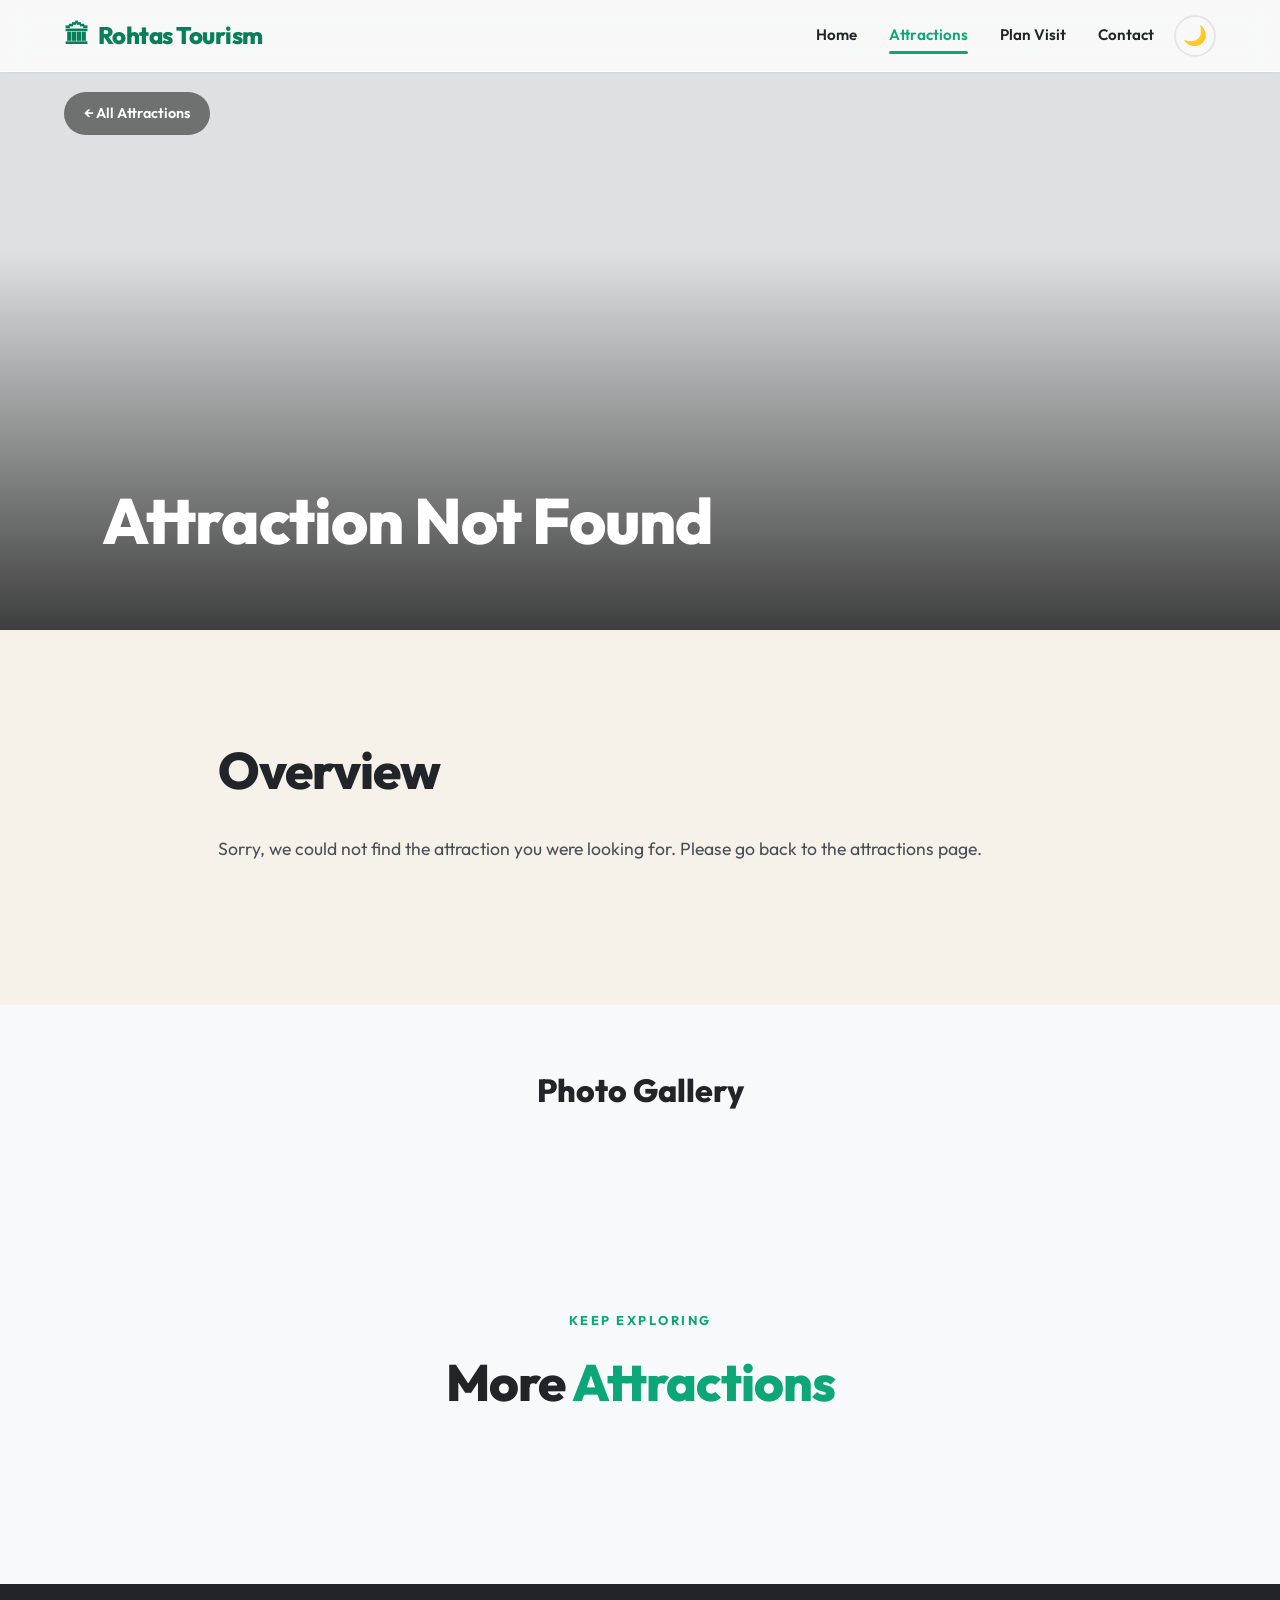
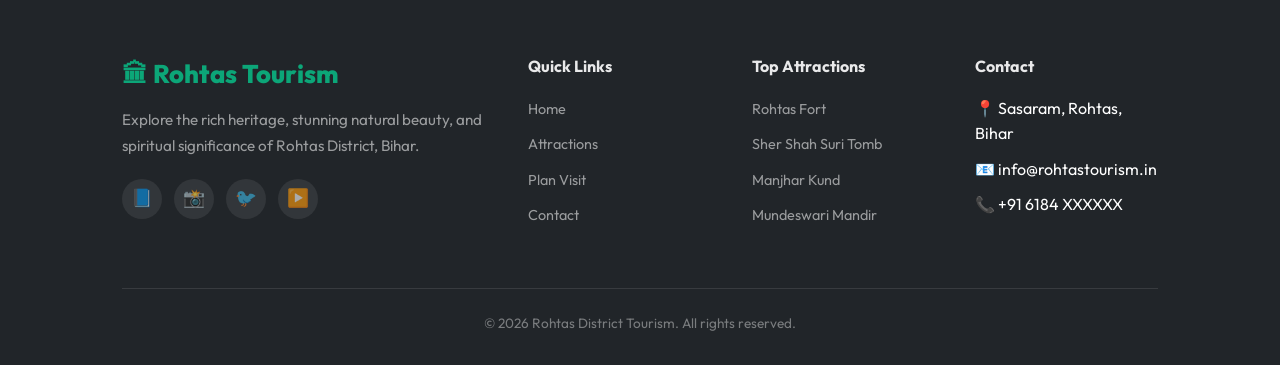
<file: attraction.html>
<!DOCTYPE html>
<html lang="en">
<head>
    <meta charset="UTF-8">
    <meta name="viewport" content="width=device-width, initial-scale=1.0">
    <meta name="description" content="Explore this attraction in Rohtas District, Bihar — history, overview, gallery, and travel info.">
    <title>Attraction | Rohtas District Tourism</title>
    <link rel="preconnect" href="https://fonts.googleapis.com">
    <link rel="preconnect" href="https://fonts.gstatic.com" crossorigin>
    <link href="https://fonts.googleapis.com/css2?family=Outfit:wght@300;400;600;800&display=swap" rel="stylesheet">
    <link rel="stylesheet" href="styles.css">
</head>
<body>

    <!-- Navbar -->
    <header class="navbar">
        <a href="index.html" class="navbar-brand"><span>🏛</span> Rohtas Tourism</a>
        <button class="hamburger" aria-label="Toggle menu">
            <span></span><span></span><span></span>
        </button>
        <nav class="nav-links">
            <a href="index.html">Home</a>
            <a href="attractions.html" class="active">Attractions</a>
            <a href="plan-visit.html">Plan Visit</a>
            <a href="contact.html">Contact</a>
        </nav>
        <button class="theme-toggle" id="theme-toggle" aria-label="Toggle dark mode">🌙</button>
    </header>

    <!-- Detail Hero (populated by JS) -->
    <section class="detail-hero" id="detail-hero">
        <a href="attractions.html" class="back-btn">← All Attractions</a>
        <div class="detail-hero-content">
            <h1 id="attr-name">Loading...</h1>
            <p id="attr-tagline"></p>
        </div>
    </section>

    <main>
        <!-- Overview -->
        <section class="section" style="background:var(--bg-warm);">
            <div class="container" style="max-width:960px;">
                <h2 class="section-title fade-up">Overview</h2>
                <p id="attr-overview" class="fade-up" style="font-size:1.1rem;line-height:1.9;color:var(--text-muted);margin-top:20px;">Loading...</p>

                <div class="info-grid fade-up" id="attr-info-grid">
                    <!-- Populated by JS -->
                </div>
            </div>
        </section>

        <!-- Gallery -->
        <section class="gallery-section">
            <h2 class="fade-up">Photo Gallery</h2>
            <div class="gallery-grid" id="attr-gallery">
                <!-- Populated by JS -->
            </div>
        </section>

        <!-- More Attractions -->
        <section class="section">
            <div class="section-header fade-up">
                <span class="section-tag">Keep Exploring</span>
                <h2 class="section-title">More <span>Attractions</span></h2>
            </div>
            <div class="grid" id="more-grid"></div>
        </section>
    </main>

    <!-- Lightbox -->
    <div class="lightbox" id="lightbox">
        <span class="lightbox-close">&times;</span>
        <span class="lightbox-arrow lightbox-left">❮</span>
        <img id="lightbox-img" alt="Gallery image">
        <span class="lightbox-arrow lightbox-right">❯</span>
    </div>

    <!-- Footer -->
    <footer class="footer">
        <div class="container">
            <div class="footer-grid">
                <div>
                    <div class="footer-brand">🏛 Rohtas Tourism</div>
                    <p class="footer-about">Explore the rich heritage, stunning natural beauty, and spiritual significance of Rohtas District, Bihar.</p>
                    <div class="social-links">
                        <a href="#" class="social-link" aria-label="Facebook">📘</a>
                        <a href="#" class="social-link" aria-label="Instagram">📸</a>
                        <a href="#" class="social-link" aria-label="Twitter">🐦</a>
                        <a href="#" class="social-link" aria-label="YouTube">▶️</a>
                    </div>
                </div>
                <div>
                    <h4>Quick Links</h4>
                    <ul>
                        <li><a href="index.html">Home</a></li>
                        <li><a href="attractions.html">Attractions</a></li>
                        <li><a href="plan-visit.html">Plan Visit</a></li>
                        <li><a href="contact.html">Contact</a></li>
                    </ul>
                </div>
                <div>
                    <h4>Top Attractions</h4>
                    <ul>
                        <li><a href="attraction.html?id=rohtas-fort">Rohtas Fort</a></li>
                        <li><a href="attraction.html?id=sher-shah-suri-tomb">Sher Shah Suri Tomb</a></li>
                        <li><a href="attraction.html?id=manjhar-kund">Manjhar Kund</a></li>
                        <li><a href="attraction.html?id=mundeswari-mandir">Mundeswari Mandir</a></li>
                    </ul>
                </div>
                <div>
                    <h4>Contact</h4>
                    <ul>
                        <li>📍 Sasaram, Rohtas, Bihar</li>
                        <li>📧 info@rohtastourism.in</li>
                        <li>📞 +91 6184 XXXXXX</li>
                    </ul>
                </div>
            </div>
            <div class="footer-bottom">
                &copy; 2024 Rohtas District Tourism. All rights reserved.
            </div>
        </div>
    </footer>

    <!-- Scroll to Top -->
    <button class="scroll-top" id="scroll-top" aria-label="Scroll to top">↑</button>

    <script src="data.js"></script>
    <script src="app.js"></script>
    <script>
        // Read ID from URL
        const params = new URLSearchParams(window.location.search);
        const id = params.get('id');
        const attr = getAttraction(id);

        if (attr) {
            // Update page title
            document.title = `${attr.name} | Rohtas District Tourism`;
            document.querySelector('meta[name="description"]').content = attr.overview.substring(0, 160);

            // Hero
            document.getElementById('detail-hero').style.backgroundImage = `url('${attr.heroImage}')`;
            document.getElementById('attr-name').textContent = attr.name;
            document.getElementById('attr-tagline').textContent = attr.tagline;

            // Overview
            document.getElementById('attr-overview').textContent = attr.overview;

            // Info grid
            document.getElementById('attr-info-grid').innerHTML = `
                <div class="info-box">
                    <h4>📍 Location</h4>
                    <p>${attr.location}</p>
                </div>
                <div class="info-box">
                    <h4>🕰️ Best Time</h4>
                    <p>${attr.bestTime}</p>
                </div>
                <div class="info-box">
                    <h4>🎟️ Entry Fee</h4>
                    <p>${attr.entryFee}</p>
                </div>
                <div class="info-box">
                    <h4>🏛️ Origin</h4>
                    <p>${attr.builtBy}</p>
                </div>
            `;

            // Gallery
            document.getElementById('attr-gallery').innerHTML = attr.gallery.map(
                src => `<img src="${src}" alt="${attr.name} gallery photo" loading="lazy">`
            ).join('');

            // More attractions (exclude current, show 3)
            const others = attractions.filter(a => a.id !== id);
            // Shuffle and pick 3
            const shuffled = others.sort(() => 0.5 - Math.random()).slice(0, 3);
            renderCards('#more-grid', shuffled);

            // Re-init lightbox after gallery loaded
            initLightbox();
        } else {
            document.getElementById('attr-name').textContent = 'Attraction Not Found';
            document.getElementById('attr-overview').textContent = 'Sorry, we could not find the attraction you were looking for. Please go back to the attractions page.';
        }
    </script>
</body>
</html>
</file>
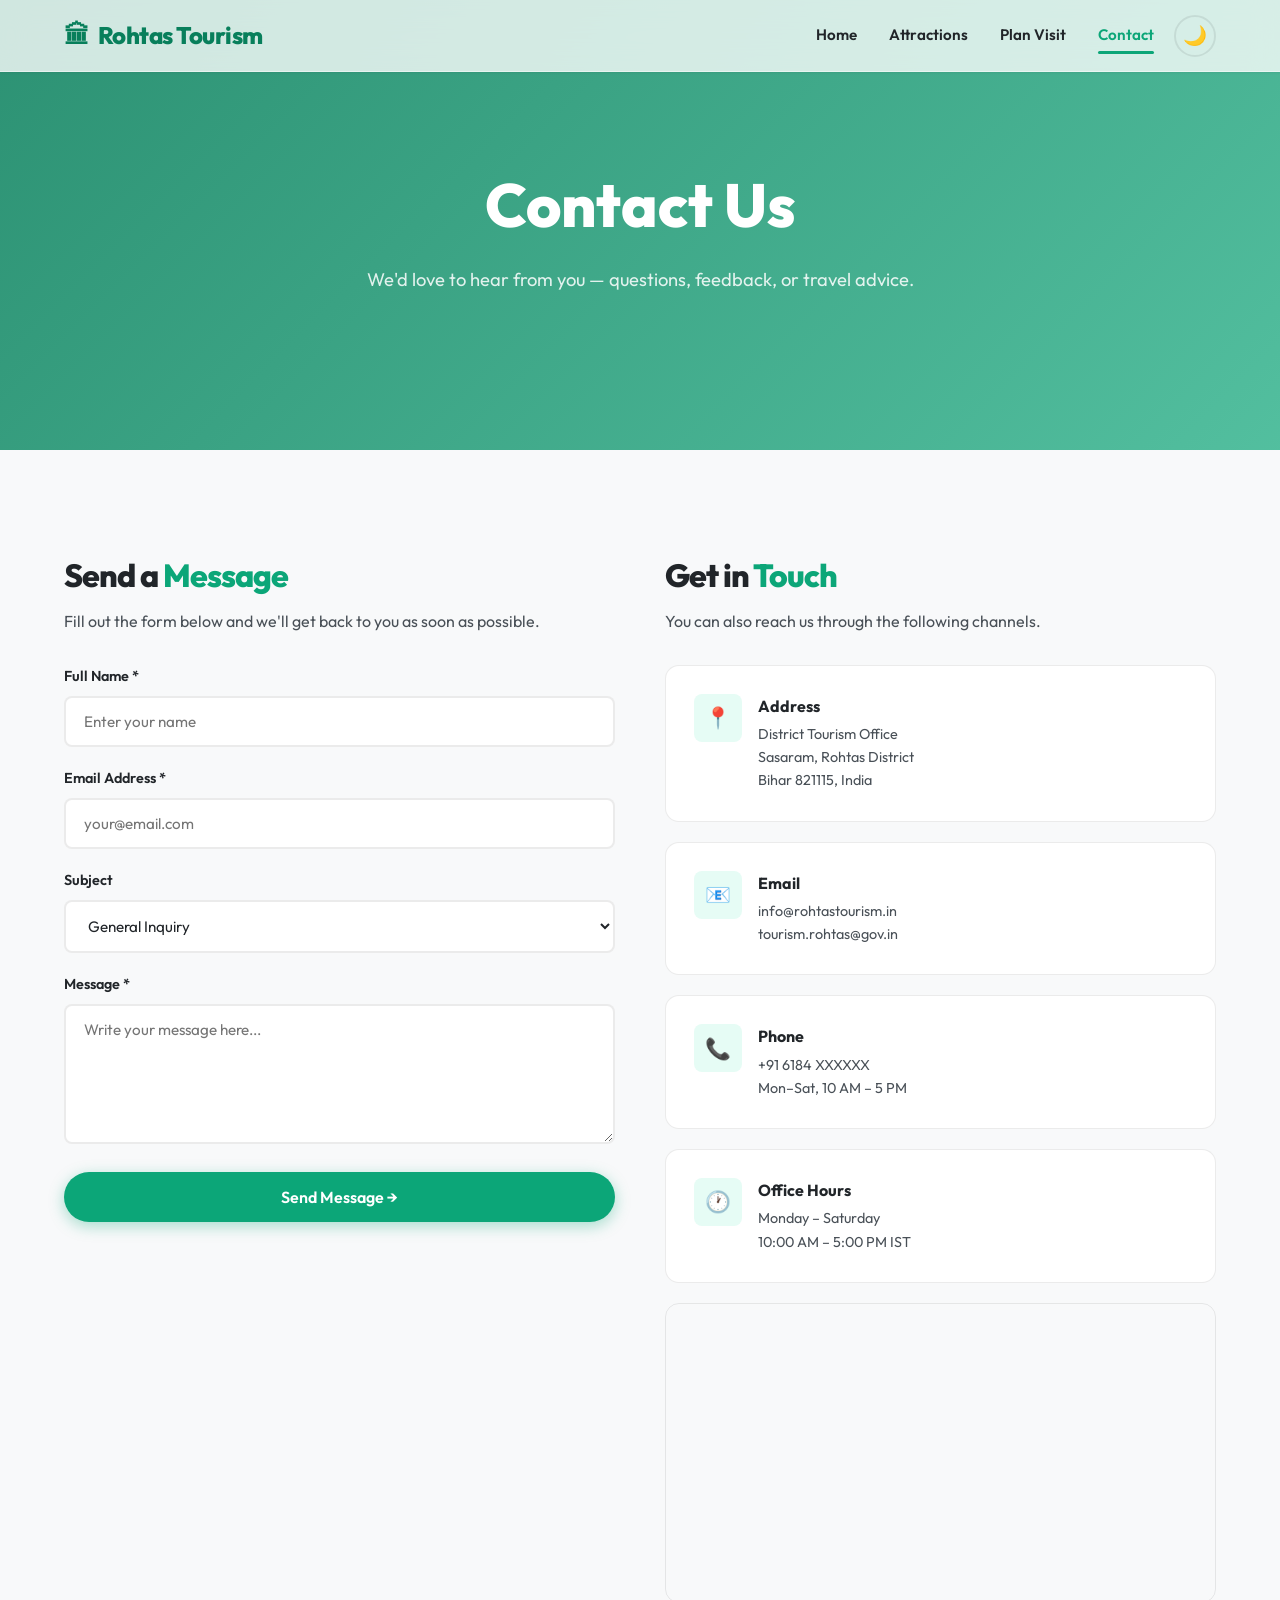
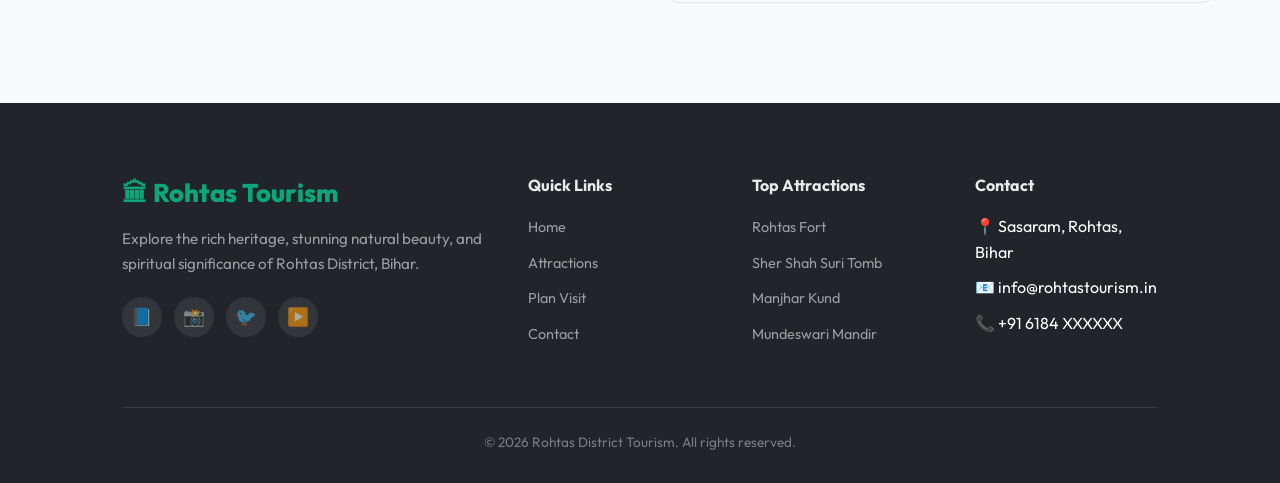
<file: contact.html>
<!DOCTYPE html>
<html lang="en">
<head>
    <meta charset="UTF-8">
    <meta name="viewport" content="width=device-width, initial-scale=1.0">
    <meta name="description" content="Contact Rohtas District Tourism for travel inquiries, feedback, and local guidance. Reach out via form, email, or phone.">
    <title>Contact Us | Rohtas District Tourism</title>
    <link rel="preconnect" href="https://fonts.googleapis.com">
    <link rel="preconnect" href="https://fonts.gstatic.com" crossorigin>
    <link href="https://fonts.googleapis.com/css2?family=Outfit:wght@300;400;600;800&display=swap" rel="stylesheet">
    <link rel="stylesheet" href="styles.css">
</head>
<body>

    <!-- Navbar -->
    <header class="navbar">
        <a href="index.html" class="navbar-brand"><span>🏛</span> Rohtas Tourism</a>
        <button class="hamburger" aria-label="Toggle menu">
            <span></span><span></span><span></span>
        </button>
        <nav class="nav-links">
            <a href="index.html">Home</a>
            <a href="attractions.html">Attractions</a>
            <a href="plan-visit.html">Plan Visit</a>
            <a href="contact.html" class="active">Contact</a>
        </nav>
        <button class="theme-toggle" id="theme-toggle" aria-label="Toggle dark mode">🌙</button>
    </header>

    <!-- Hero -->
    <section class="plan-hero" style="background-image:url('https://cdn.pixabay.com/photo/2022/03/11/15/40/mausoleum-7062500_1280.jpg');">
        <div class="plan-hero-content">
            <h1>Contact Us</h1>
            <p>We'd love to hear from you — questions, feedback, or travel advice.</p>
        </div>
    </section>

    <main>
        <section class="section">
            <div class="contact-grid">
                <!-- Form -->
                <div class="fade-up">
                    <h2 class="section-title" style="text-align:left;font-size:2rem;margin-bottom:8px;">Send a <span>Message</span></h2>
                    <p style="color:var(--text-muted);margin-bottom:30px;">Fill out the form below and we'll get back to you as soon as possible.</p>
                    <form id="contact-form">
                        <div class="form-group">
                            <label for="name">Full Name *</label>
                            <input type="text" id="name" placeholder="Enter your name" required>
                        </div>
                        <div class="form-group">
                            <label for="email">Email Address *</label>
                            <input type="email" id="email" placeholder="your@email.com" required>
                        </div>
                        <div class="form-group">
                            <label for="subject">Subject</label>
                            <select id="subject">
                                <option value="general">General Inquiry</option>
                                <option value="travel">Travel Advice</option>
                                <option value="feedback">Feedback</option>
                                <option value="collaboration">Collaboration</option>
                            </select>
                        </div>
                        <div class="form-group">
                            <label for="message">Message *</label>
                            <textarea id="message" placeholder="Write your message here..." required></textarea>
                        </div>
                        <button type="submit" class="btn btn-primary" style="width:100%;justify-content:center;">Send Message →</button>
                    </form>
                </div>

                <!-- Contact Info -->
                <div class="fade-up">
                    <h2 class="section-title" style="text-align:left;font-size:2rem;margin-bottom:8px;">Get in <span>Touch</span></h2>
                    <p style="color:var(--text-muted);margin-bottom:30px;">You can also reach us through the following channels.</p>

                    <div class="contact-info-card">
                        <div class="contact-info-icon">📍</div>
                        <div>
                            <h4>Address</h4>
                            <p>District Tourism Office<br>Sasaram, Rohtas District<br>Bihar 821115, India</p>
                        </div>
                    </div>

                    <div class="contact-info-card">
                        <div class="contact-info-icon">📧</div>
                        <div>
                            <h4>Email</h4>
                            <p>info@rohtastourism.in<br>tourism.rohtas@gov.in</p>
                        </div>
                    </div>

                    <div class="contact-info-card">
                        <div class="contact-info-icon">📞</div>
                        <div>
                            <h4>Phone</h4>
                            <p>+91 6184 XXXXXX<br>Mon–Sat, 10 AM – 5 PM</p>
                        </div>
                    </div>

                    <div class="contact-info-card">
                        <div class="contact-info-icon">🕐</div>
                        <div>
                            <h4>Office Hours</h4>
                            <p>Monday – Saturday<br>10:00 AM – 5:00 PM IST</p>
                        </div>
                    </div>

                    <div class="map-container">
                        <iframe 
                            src="https://www.google.com/maps/embed?pb=!1m18!1m12!1m3!1d115238.75!2d84.0!3d24.95!2m3!1f0!2f0!3f0!3m2!1i1024!2i768!4f13.1!3m3!1m2!1s0x398d3e6f17898b35%3A0x7cf3d6c3f4e82e8d!2sSasaram%2C%20Bihar!5e0!3m2!1sen!2sin!4v1700000000000!5m2!1sen!2sin" 
                            allowfullscreen loading="lazy" referrerpolicy="no-referrer-when-downgrade"
                            title="Map showing Sasaram, Rohtas District">
                        </iframe>
                    </div>
                </div>
            </div>
        </section>
    </main>

    <!-- Footer -->
    <footer class="footer">
        <div class="container">
            <div class="footer-grid">
                <div>
                    <div class="footer-brand">🏛 Rohtas Tourism</div>
                    <p class="footer-about">Explore the rich heritage, stunning natural beauty, and spiritual significance of Rohtas District, Bihar.</p>
                    <div class="social-links">
                        <a href="#" class="social-link" aria-label="Facebook">📘</a>
                        <a href="#" class="social-link" aria-label="Instagram">📸</a>
                        <a href="#" class="social-link" aria-label="Twitter">🐦</a>
                        <a href="#" class="social-link" aria-label="YouTube">▶️</a>
                    </div>
                </div>
                <div>
                    <h4>Quick Links</h4>
                    <ul>
                        <li><a href="index.html">Home</a></li>
                        <li><a href="attractions.html">Attractions</a></li>
                        <li><a href="plan-visit.html">Plan Visit</a></li>
                        <li><a href="contact.html">Contact</a></li>
                    </ul>
                </div>
                <div>
                    <h4>Top Attractions</h4>
                    <ul>
                        <li><a href="attraction.html?id=rohtas-fort">Rohtas Fort</a></li>
                        <li><a href="attraction.html?id=sher-shah-suri-tomb">Sher Shah Suri Tomb</a></li>
                        <li><a href="attraction.html?id=manjhar-kund">Manjhar Kund</a></li>
                        <li><a href="attraction.html?id=mundeswari-mandir">Mundeswari Mandir</a></li>
                    </ul>
                </div>
                <div>
                    <h4>Contact</h4>
                    <ul>
                        <li>📍 Sasaram, Rohtas, Bihar</li>
                        <li>📧 info@rohtastourism.in</li>
                        <li>📞 +91 6184 XXXXXX</li>
                    </ul>
                </div>
            </div>
            <div class="footer-bottom">
                &copy; 2024 Rohtas District Tourism. All rights reserved.
            </div>
        </div>
    </footer>

    <!-- Scroll to Top -->
    <button class="scroll-top" id="scroll-top" aria-label="Scroll to top">↑</button>

    <script src="app.js"></script>
</body>
</html>
</file>
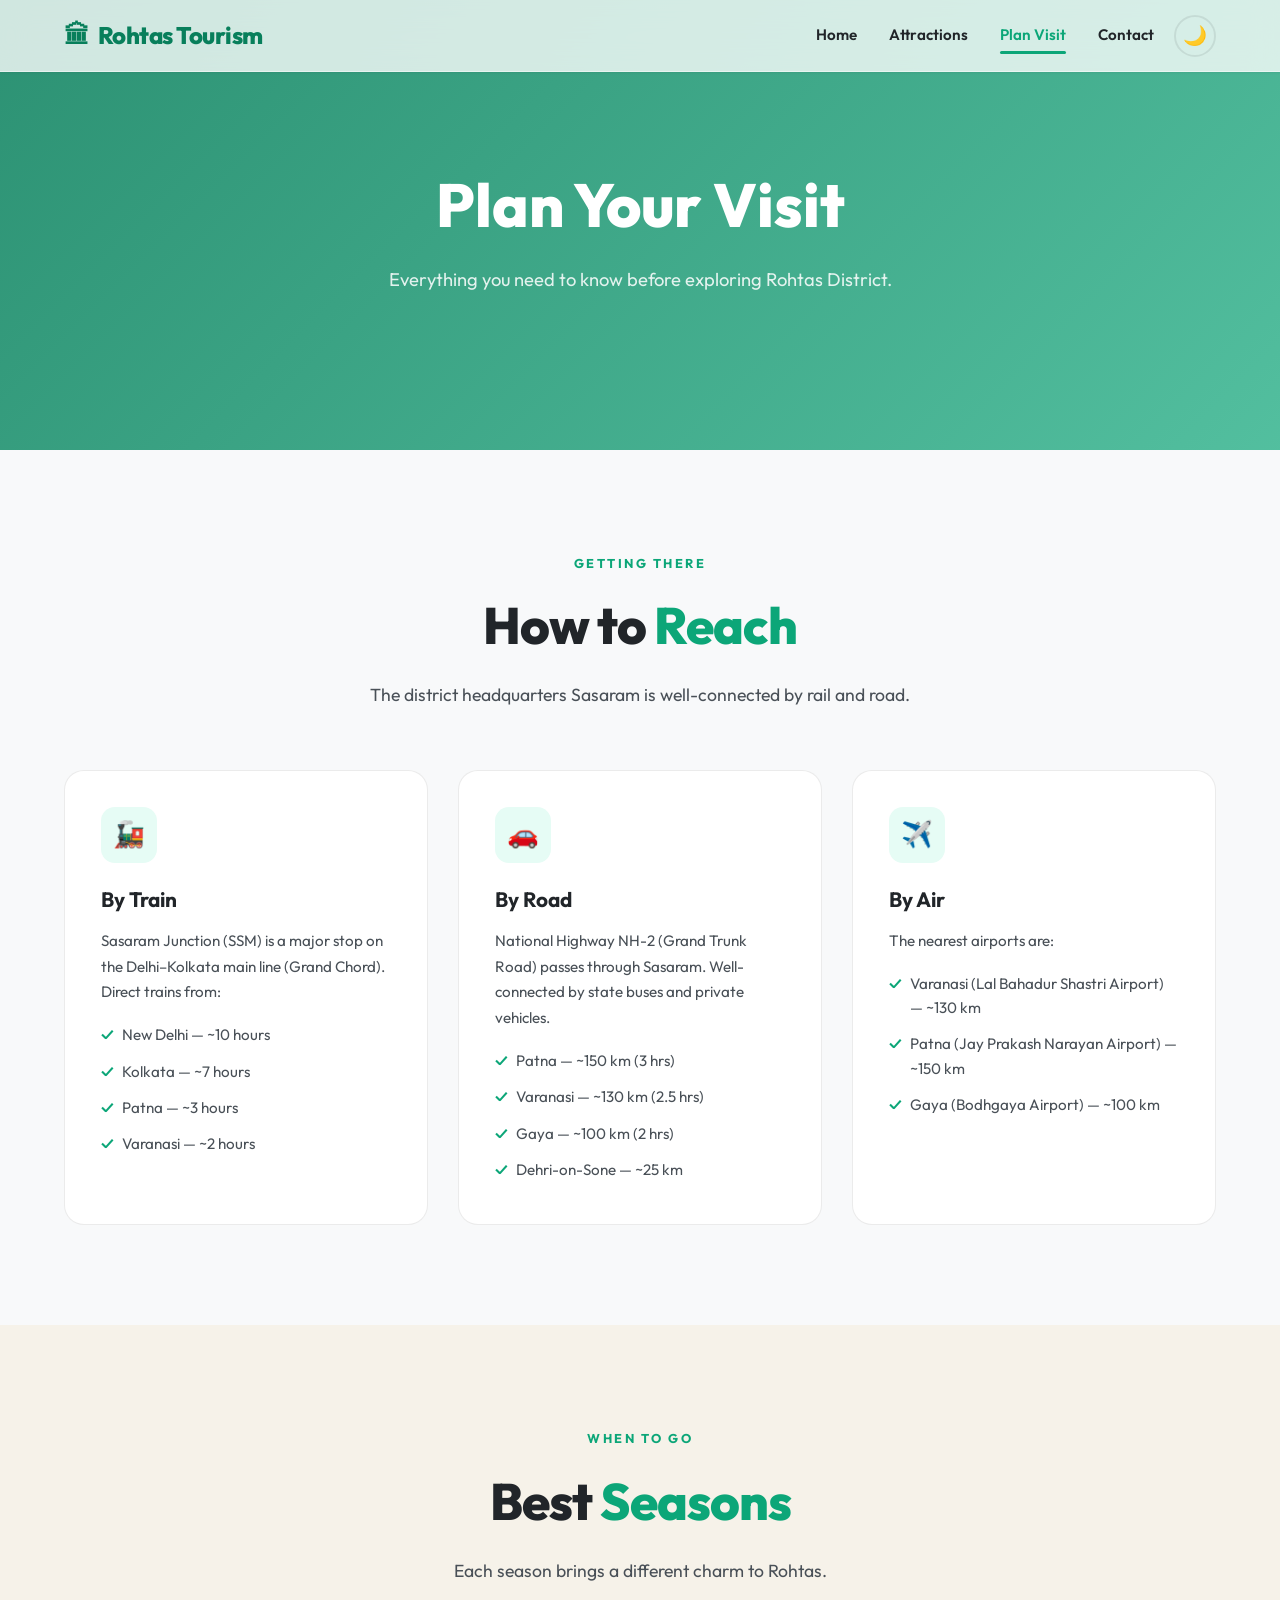
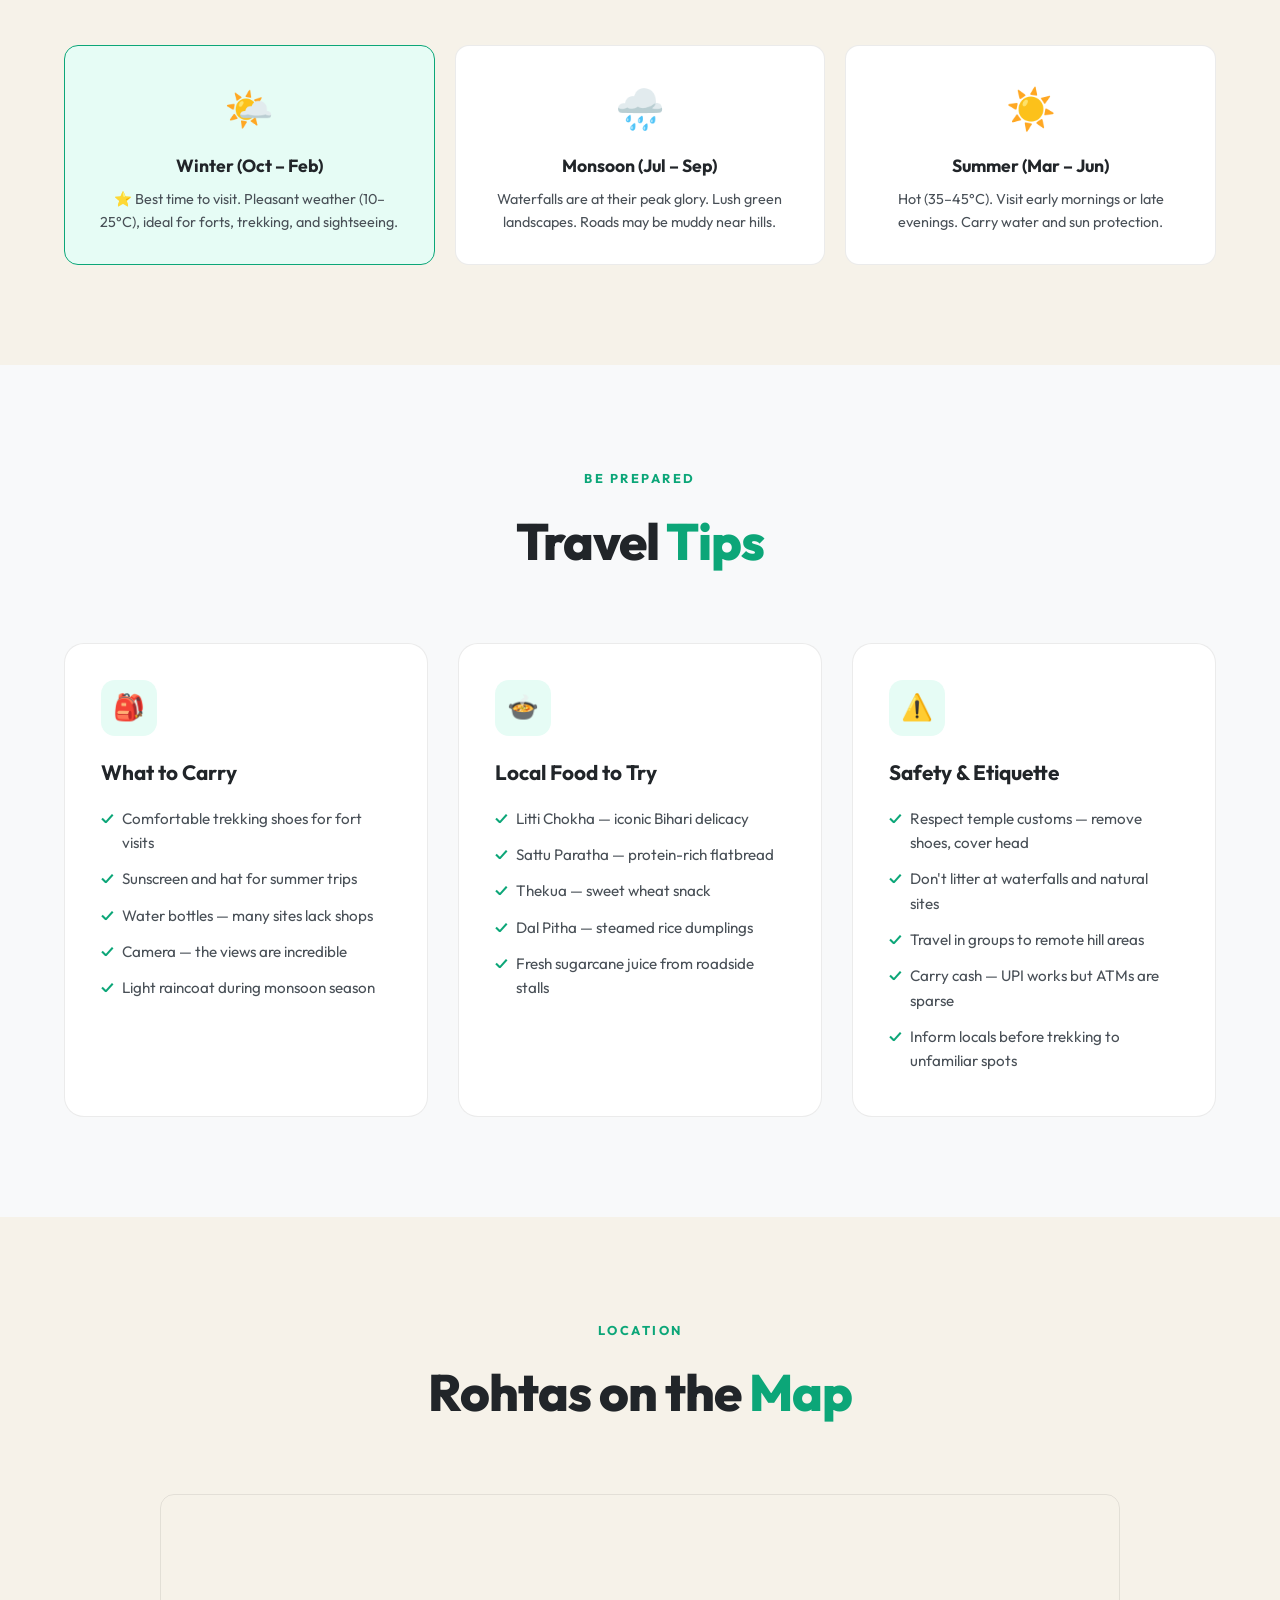
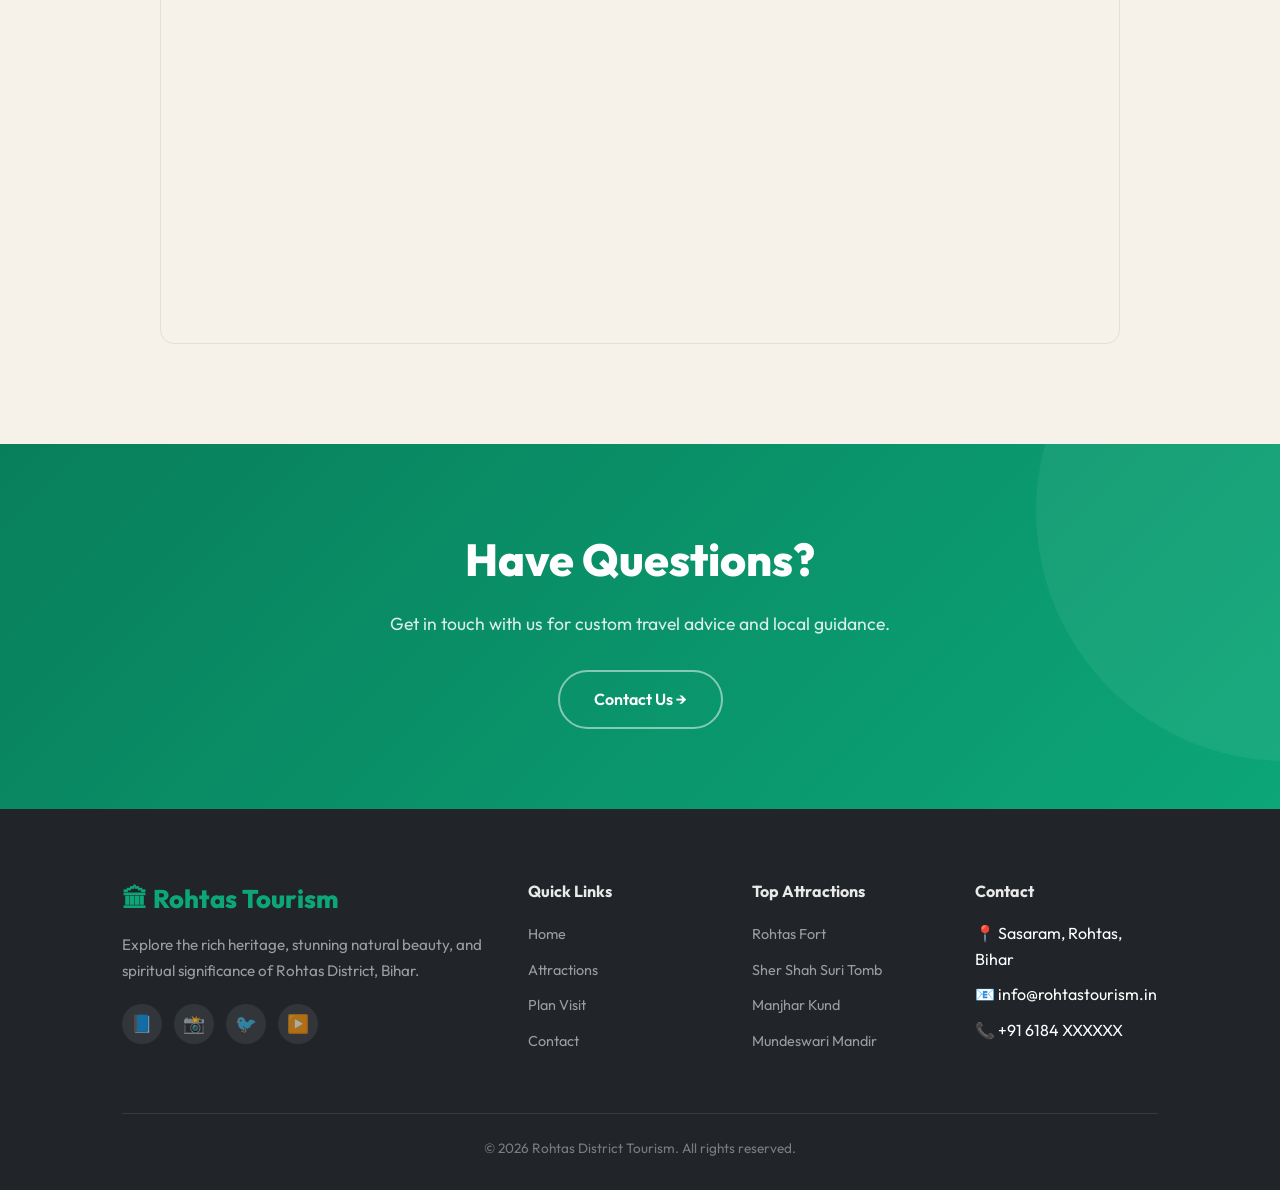
<file: plan-visit.html>
<!DOCTYPE html>
<html lang="en">
<head>
    <meta charset="UTF-8">
    <meta name="viewport" content="width=device-width, initial-scale=1.0">
    <meta name="description" content="Plan your visit to Rohtas District — how to reach, best time to visit, seasonal guide, travel tips, and an interactive map.">
    <title>Plan Your Visit | Rohtas District Tourism</title>
    <link rel="preconnect" href="https://fonts.googleapis.com">
    <link rel="preconnect" href="https://fonts.gstatic.com" crossorigin>
    <link href="https://fonts.googleapis.com/css2?family=Outfit:wght@300;400;600;800&display=swap" rel="stylesheet">
    <link rel="stylesheet" href="styles.css">
</head>
<body>

    <!-- Navbar -->
    <header class="navbar">
        <a href="index.html" class="navbar-brand"><span>🏛</span> Rohtas Tourism</a>
        <button class="hamburger" aria-label="Toggle menu">
            <span></span><span></span><span></span>
        </button>
        <nav class="nav-links">
            <a href="index.html">Home</a>
            <a href="attractions.html">Attractions</a>
            <a href="plan-visit.html" class="active">Plan Visit</a>
            <a href="contact.html">Contact</a>
        </nav>
        <button class="theme-toggle" id="theme-toggle" aria-label="Toggle dark mode">🌙</button>
    </header>

    <!-- Hero -->
    <section class="plan-hero" style="background-image:url('https://cdn.pixabay.com/photo/2022/03/11/15/40/mausoleum-7062500_1280.jpg');">
        <div class="plan-hero-content">
            <h1>Plan Your Visit</h1>
            <p>Everything you need to know before exploring Rohtas District.</p>
        </div>
    </section>

    <main>
        <!-- How to Reach -->
        <section class="section">
            <div class="section-header fade-up">
                <span class="section-tag">Getting There</span>
                <h2 class="section-title">How to <span>Reach</span></h2>
                <p class="section-subtitle">The district headquarters Sasaram is well-connected by rail and road.</p>
            </div>
            <div class="plan-grid">
                <div class="plan-card fade-up">
                    <div class="plan-card-icon">🚂</div>
                    <h3>By Train</h3>
                    <p>Sasaram Junction (SSM) is a major stop on the Delhi–Kolkata main line (Grand Chord). Direct trains from:</p>
                    <ul>
                        <li>New Delhi — ~10 hours</li>
                        <li>Kolkata — ~7 hours</li>
                        <li>Patna — ~3 hours</li>
                        <li>Varanasi — ~2 hours</li>
                    </ul>
                </div>
                <div class="plan-card fade-up">
                    <div class="plan-card-icon">🚗</div>
                    <h3>By Road</h3>
                    <p>National Highway NH-2 (Grand Trunk Road) passes through Sasaram. Well-connected by state buses and private vehicles.</p>
                    <ul>
                        <li>Patna — ~150 km (3 hrs)</li>
                        <li>Varanasi — ~130 km (2.5 hrs)</li>
                        <li>Gaya — ~100 km (2 hrs)</li>
                        <li>Dehri-on-Sone — ~25 km</li>
                    </ul>
                </div>
                <div class="plan-card fade-up">
                    <div class="plan-card-icon">✈️</div>
                    <h3>By Air</h3>
                    <p>The nearest airports are:</p>
                    <ul>
                        <li>Varanasi (Lal Bahadur Shastri Airport) — ~130 km</li>
                        <li>Patna (Jay Prakash Narayan Airport) — ~150 km</li>
                        <li>Gaya (Bodhgaya Airport) — ~100 km</li>
                    </ul>
                </div>
            </div>
        </section>

        <!-- Best Time / Seasons -->
        <section class="section" style="background:var(--bg-warm);">
            <div class="section-header fade-up">
                <span class="section-tag">When to Go</span>
                <h2 class="section-title">Best <span>Seasons</span></h2>
                <p class="section-subtitle">Each season brings a different charm to Rohtas.</p>
            </div>
            <div class="season-grid fade-up">
                <div class="season-card recommended">
                    <div class="emoji">🌤️</div>
                    <h4>Winter (Oct – Feb)</h4>
                    <p>⭐ Best time to visit. Pleasant weather (10–25°C), ideal for forts, trekking, and sightseeing.</p>
                </div>
                <div class="season-card">
                    <div class="emoji">🌧️</div>
                    <h4>Monsoon (Jul – Sep)</h4>
                    <p>Waterfalls are at their peak glory. Lush green landscapes. Roads may be muddy near hills.</p>
                </div>
                <div class="season-card">
                    <div class="emoji">☀️</div>
                    <h4>Summer (Mar – Jun)</h4>
                    <p>Hot (35–45°C). Visit early mornings or late evenings. Carry water and sun protection.</p>
                </div>
            </div>
        </section>

        <!-- Travel Tips -->
        <section class="section">
            <div class="section-header fade-up">
                <span class="section-tag">Be Prepared</span>
                <h2 class="section-title">Travel <span>Tips</span></h2>
            </div>
            <div class="plan-grid">
                <div class="plan-card fade-up">
                    <div class="plan-card-icon">🎒</div>
                    <h3>What to Carry</h3>
                    <ul>
                        <li>Comfortable trekking shoes for fort visits</li>
                        <li>Sunscreen and hat for summer trips</li>
                        <li>Water bottles — many sites lack shops</li>
                        <li>Camera — the views are incredible</li>
                        <li>Light raincoat during monsoon season</li>
                    </ul>
                </div>
                <div class="plan-card fade-up">
                    <div class="plan-card-icon">🍲</div>
                    <h3>Local Food to Try</h3>
                    <ul>
                        <li>Litti Chokha — iconic Bihari delicacy</li>
                        <li>Sattu Paratha — protein-rich flatbread</li>
                        <li>Thekua — sweet wheat snack</li>
                        <li>Dal Pitha — steamed rice dumplings</li>
                        <li>Fresh sugarcane juice from roadside stalls</li>
                    </ul>
                </div>
                <div class="plan-card fade-up">
                    <div class="plan-card-icon">⚠️</div>
                    <h3>Safety & Etiquette</h3>
                    <ul>
                        <li>Respect temple customs — remove shoes, cover head</li>
                        <li>Don't litter at waterfalls and natural sites</li>
                        <li>Travel in groups to remote hill areas</li>
                        <li>Carry cash — UPI works but ATMs are sparse</li>
                        <li>Inform locals before trekking to unfamiliar spots</li>
                    </ul>
                </div>
            </div>
        </section>

        <!-- Map -->
        <section class="section" style="background:var(--bg-warm);">
            <div class="section-header fade-up">
                <span class="section-tag">Location</span>
                <h2 class="section-title">Rohtas on the <span>Map</span></h2>
            </div>
            <div class="map-container fade-up" style="max-width:960px;margin:0 auto;height:450px;">
                <iframe 
                    src="https://www.google.com/maps/embed?pb=!1m18!1m12!1m3!1d461799.8968018879!2d83.7!3d24.9!2m3!1f0!2f0!3f0!3m2!1i1024!2i768!4f13.1!3m3!1m2!1s0x398d3e6f17898b35%3A0x7cf3d6c3f4e82e8d!2sRohtas%2C%20Bihar!5e0!3m2!1sen!2sin!4v1700000000000!5m2!1sen!2sin" 
                    allowfullscreen loading="lazy" referrerpolicy="no-referrer-when-downgrade"
                    title="Map of Rohtas District">
                </iframe>
            </div>
        </section>

        <!-- CTA -->
        <section class="cta-banner fade-up">
            <h2>Have Questions?</h2>
            <p>Get in touch with us for custom travel advice and local guidance.</p>
            <a href="contact.html" class="btn btn-outline">Contact Us →</a>
        </section>
    </main>

    <!-- Footer -->
    <footer class="footer">
        <div class="container">
            <div class="footer-grid">
                <div>
                    <div class="footer-brand">🏛 Rohtas Tourism</div>
                    <p class="footer-about">Explore the rich heritage, stunning natural beauty, and spiritual significance of Rohtas District, Bihar.</p>
                    <div class="social-links">
                        <a href="#" class="social-link" aria-label="Facebook">📘</a>
                        <a href="#" class="social-link" aria-label="Instagram">📸</a>
                        <a href="#" class="social-link" aria-label="Twitter">🐦</a>
                        <a href="#" class="social-link" aria-label="YouTube">▶️</a>
                    </div>
                </div>
                <div>
                    <h4>Quick Links</h4>
                    <ul>
                        <li><a href="index.html">Home</a></li>
                        <li><a href="attractions.html">Attractions</a></li>
                        <li><a href="plan-visit.html">Plan Visit</a></li>
                        <li><a href="contact.html">Contact</a></li>
                    </ul>
                </div>
                <div>
                    <h4>Top Attractions</h4>
                    <ul>
                        <li><a href="attraction.html?id=rohtas-fort">Rohtas Fort</a></li>
                        <li><a href="attraction.html?id=sher-shah-suri-tomb">Sher Shah Suri Tomb</a></li>
                        <li><a href="attraction.html?id=manjhar-kund">Manjhar Kund</a></li>
                        <li><a href="attraction.html?id=mundeswari-mandir">Mundeswari Mandir</a></li>
                    </ul>
                </div>
                <div>
                    <h4>Contact</h4>
                    <ul>
                        <li>📍 Sasaram, Rohtas, Bihar</li>
                        <li>📧 info@rohtastourism.in</li>
                        <li>📞 +91 6184 XXXXXX</li>
                    </ul>
                </div>
            </div>
            <div class="footer-bottom">
                &copy; 2024 Rohtas District Tourism. All rights reserved.
            </div>
        </div>
    </footer>

    <!-- Scroll to Top -->
    <button class="scroll-top" id="scroll-top" aria-label="Scroll to top">↑</button>

    <script src="app.js"></script>
</body>
</html>
</file>
<file: styles.css>
/* ========================================================
   ROHTAS TOURISM — SHARED DESIGN SYSTEM
   ======================================================== */

/* ---------- Custom Properties ---------- */
:root {
  --primary: #0ca678;
  --primary-dark: #087f5b;
  --primary-light: #e6fcf5;
  --accent: #f59f00;
  --bg: #f8f9fa;
  --bg-warm: #f6f2e9;
  --surface: #ffffff;
  --text: #212529;
  --text-muted: #495057;
  --text-light: #868e96;
  --border: rgba(0,0,0,0.08);
  --glass-bg: rgba(255,255,255,0.78);
  --glass-border: rgba(255,255,255,0.45);
  --shadow-xs: 0 1px 2px rgb(0 0 0/0.06);
  --shadow-sm: 0 4px 6px -1px rgb(0 0 0/0.08), 0 2px 4px -2px rgb(0 0 0/0.06);
  --shadow-md: 0 10px 15px -3px rgb(0 0 0/0.08), 0 4px 6px -4px rgb(0 0 0/0.06);
  --shadow-lg: 0 20px 25px -5px rgb(0 0 0/0.1), 0 8px 10px -6px rgb(0 0 0/0.08);
  --shadow-xl: 0 25px 50px -12px rgb(0 0 0/0.2);
  --radius-sm: 8px;
  --radius-md: 14px;
  --radius-lg: 20px;
  --radius-full: 50px;
  --ease: cubic-bezier(0.4,0,0.2,1);
  --transition: all 0.3s var(--ease);
  --nav-height: 72px;
}

/* ---------- Dark Mode ---------- */
[data-theme="dark"] {
  --bg: #0f1117;
  --bg-warm: #161922;
  --surface: #1c1f2e;
  --text: #e4e6eb;
  --text-muted: #a8adb5;
  --text-light: #6c7280;
  --border: rgba(255,255,255,0.08);
  --glass-bg: rgba(15,17,23,0.82);
  --glass-border: rgba(255,255,255,0.08);
  --primary-light: rgba(12,166,120,0.12);
  --shadow-xs: 0 1px 2px rgb(0 0 0/0.3);
  --shadow-sm: 0 4px 6px -1px rgb(0 0 0/0.4);
  --shadow-md: 0 10px 15px -3px rgb(0 0 0/0.4);
  --shadow-lg: 0 20px 25px -5px rgb(0 0 0/0.5);
  --shadow-xl: 0 25px 50px -12px rgb(0 0 0/0.6);
}
[data-theme="dark"] .navbar-brand { color: var(--primary); }
[data-theme="dark"] .hamburger span { background: var(--text); }
[data-theme="dark"] .footer { background: #0a0c12; }
[data-theme="dark"] .stats { background: #0a0c12; }

/* ---------- Reset ---------- */
*,*::before,*::after { margin:0; padding:0; box-sizing:border-box; }
html { scroll-behavior:smooth; scroll-padding-top:var(--nav-height); }
body {
  font-family:'Outfit',sans-serif;
  color:var(--text);
  background:var(--bg);
  line-height:1.6;
  -webkit-font-smoothing:antialiased;
  animation: pageIn 0.45s var(--ease);
}
@keyframes pageIn {
  from { opacity:0; transform:translateY(12px); }
  to   { opacity:1; transform:translateY(0); }
}
img { display:block; max-width:100%; }
a { color:inherit; text-decoration:none; }
ul { list-style:none; }

/* ---------- Utility ---------- */
.container { max-width:1320px; margin:0 auto; padding:0 5%; }
.sr-only { position:absolute; width:1px; height:1px; overflow:hidden; clip:rect(0,0,0,0); }

/* ========================================================
   NAVBAR
   ======================================================== */
.navbar {
  position:fixed; top:0; left:0; width:100%; z-index:999;
  display:flex; align-items:center;
  padding:0 5%; height:var(--nav-height);
  background:var(--glass-bg);
  backdrop-filter:blur(14px); -webkit-backdrop-filter:blur(14px);
  border-bottom:1px solid var(--glass-border);
  box-shadow:var(--shadow-xs);
  transition:var(--transition);
  gap:20px;
}
.navbar.scrolled { box-shadow:var(--shadow-sm); }

.navbar-brand {
  font-size:1.5rem; font-weight:800; color:var(--primary-dark);
  letter-spacing:-0.5px; display:flex; align-items:center; gap:8px;
  flex-shrink:0;
}
.navbar-brand span { font-size:1.6rem; }

.nav-links { display:flex; gap:32px; align-items:center; margin-left:auto; }
.nav-links a {
  font-size:0.95rem; font-weight:600; color:var(--text);
  position:relative; transition:var(--transition); padding:4px 0;
}
.nav-links a::after {
  content:''; position:absolute; width:0; height:2.5px;
  bottom:-2px; left:0; background:var(--primary);
  border-radius:2px; transition:width 0.3s var(--ease);
}
.nav-links a:hover { color:var(--primary); }
.nav-links a:hover::after { width:100%; }
.nav-links a.active { color:var(--primary); }
.nav-links a.active::after { width:100%; }

/* Hamburger */
.hamburger {
  display:none; flex-direction:column; gap:5px;
  background:none; border:none; cursor:pointer; padding:4px; z-index:1001;
  order:3;
}
.hamburger span {
  width:26px; height:3px; background:var(--text);
  border-radius:3px; transition:var(--transition);
}
.hamburger.open span:nth-child(1) { transform:rotate(45deg) translate(5px,6px); }
.hamburger.open span:nth-child(2) { opacity:0; }
.hamburger.open span:nth-child(3) { transform:rotate(-45deg) translate(5px,-6px); }

@media(max-width:768px) {
  .hamburger { display:flex; }
  .nav-links {
    position:fixed; top:0; right:-100%; width:280px; height:100vh;
    flex-direction:column; justify-content:center; gap:28px;
    background:var(--surface); box-shadow:var(--shadow-xl);
    transition:right 0.4s var(--ease); padding:40px;
    margin-left:0;
  }
  .nav-links.open { right:0; }
  .nav-links a { font-size:1.2rem; }
  .nav-links a::after { display:none; }
  .theme-toggle { order:2; margin-left:auto; }
}

/* ========================================================
   HERO
   ======================================================== */
.hero {
  position:relative; min-height:100vh;
  display:flex; align-items:center;
  background-size:cover; background-position:center;
  background-attachment:fixed;
  overflow:hidden;
}
@supports (-webkit-touch-callout: none) {
  .hero { background-attachment: scroll; }
}
.hero::before {
  content:''; position:absolute; inset:0;
  background:linear-gradient(135deg,
    rgba(0,0,0,0.75) 0%,
    rgba(0,0,0,0.4) 50%,
    rgba(0,0,0,0.15) 100%);
}
.hero-content {
  position:relative; z-index:1;
  color:#fff; max-width:720px; padding:0 10%;
  animation:heroFadeIn 1s var(--ease) forwards;
}
@keyframes heroFadeIn {
  from { opacity:0; transform:translateY(40px); }
  to   { opacity:1; transform:translateY(0); }
}
.hero-tag {
  display:inline-block; font-size:0.85rem; font-weight:600;
  letter-spacing:2px; text-transform:uppercase;
  color:var(--accent); margin-bottom:16px;
}
.hero-title {
  font-size:clamp(2.8rem,6vw,5.2rem); font-weight:800;
  line-height:1.08; letter-spacing:-2px; margin-bottom:20px;
}
.hero-subtitle {
  font-size:1.2rem; font-weight:300; line-height:1.7;
  color:rgba(255,255,255,0.88); margin-bottom:40px; max-width:560px;
}

/* ---------- Buttons ---------- */
.btn {
  display:inline-flex; align-items:center; gap:8px;
  font-family:inherit; font-weight:600; font-size:1rem;
  padding:15px 34px; border:none; border-radius:var(--radius-full);
  cursor:pointer; transition:var(--transition); text-decoration:none;
}
.btn-primary {
  background:var(--primary); color:#fff;
  box-shadow:0 4px 15px rgba(12,166,120,0.35);
}
.btn-primary:hover {
  background:var(--primary-dark); transform:translateY(-3px);
  box-shadow:0 8px 25px rgba(12,166,120,0.45);
}
.btn-outline {
  background:transparent; color:#fff; border:2px solid rgba(255,255,255,0.5);
}
.btn-outline:hover {
  background:rgba(255,255,255,0.12); border-color:#fff;
  transform:translateY(-3px);
}
.btn-dark {
  background:var(--text); color:#fff;
}
.btn-dark:hover { background:#000; transform:translateY(-3px); }

.hero-buttons { display:flex; gap:16px; flex-wrap:wrap; }

/* ========================================================
   SECTIONS
   ======================================================== */
.section {
  padding:100px 5%;
}
.section-header {
  text-align:center; margin-bottom:60px;
}
.section-tag {
  display:inline-block; font-size:0.8rem; font-weight:700;
  letter-spacing:2.5px; text-transform:uppercase;
  color:var(--primary); margin-bottom:12px;
}
.section-title {
  font-size:clamp(2rem,4vw,3.2rem); font-weight:800;
  color:var(--text); letter-spacing:-1px; margin-bottom:14px;
}
.section-title span { color:var(--primary); }
.section-subtitle {
  color:var(--text-muted); font-size:1.1rem; max-width:600px; margin:0 auto;
}

/* ========================================================
   CARD GRID
   ======================================================== */
.grid {
  display:grid;
  grid-template-columns:repeat(auto-fill,minmax(320px,1fr));
  gap:30px;
}
.card {
  background:var(--surface); border-radius:var(--radius-lg);
  overflow:hidden; box-shadow:var(--shadow-sm);
  transition:var(--transition); display:block;
  border:1px solid var(--border); position:relative;
}
.card:hover { transform:translateY(-10px); box-shadow:var(--shadow-lg); }
.card-img-wrapper {
  position:relative; width:100%; padding-top:66.6%;
  overflow:hidden;
}
.card-img {
  position:absolute; top:0; left:0; width:100%; height:100%;
  object-fit:cover; transition:transform 0.6s var(--ease);
}
.card:hover .card-img { transform:scale(1.08); }
.card-badge {
  position:absolute; top:16px; left:16px; z-index:2;
  font-size:0.75rem; font-weight:700; text-transform:uppercase;
  letter-spacing:1px; padding:6px 14px;
  background:var(--primary); color:#fff;
  border-radius:var(--radius-full);
}
.card-body { padding:24px; }
.card-title {
  font-size:1.35rem; font-weight:800; margin-bottom:8px; color:var(--text);
}
.card-text {
  color:var(--text-muted); font-size:0.95rem; line-height:1.55;
}
.card-meta {
  display:flex; align-items:center; gap:6px;
  margin-top:14px; font-size:0.85rem; color:var(--text-light);
}

/* ========================================================
   STATS STRIP
   ======================================================== */
.stats {
  display:grid; grid-template-columns:repeat(auto-fit,minmax(180px,1fr));
  gap:30px; padding:60px 5%;
  background:var(--text); color:#fff; text-align:center;
}
.stat-number {
  font-size:2.8rem; font-weight:800; color:var(--primary);
  margin-bottom:4px;
}
.stat-label { font-size:0.95rem; color:rgba(255,255,255,0.7); }

/* ========================================================
   ABOUT / WHY VISIT
   ======================================================== */
.about-grid {
  display:grid; grid-template-columns:1fr 1fr; gap:60px;
  align-items:center;
}
.about-img {
  width:100%; border-radius:var(--radius-lg);
  box-shadow:var(--shadow-lg);
  aspect-ratio:4/3; object-fit:cover;
}
.about-text h2 {
  font-size:2.4rem; font-weight:800; margin-bottom:20px;
  letter-spacing:-1px;
}
.about-text h2 span { color:var(--primary); }
.about-text p {
  color:var(--text-muted); font-size:1.05rem; line-height:1.8;
  margin-bottom:20px;
}
.about-features {
  display:grid; grid-template-columns:1fr 1fr; gap:16px;
  margin-top:24px;
}
.about-feature {
  display:flex; align-items:center; gap:10px;
  font-weight:600; font-size:0.95rem;
}
.about-feature-icon {
  width:42px; height:42px; border-radius:var(--radius-sm);
  background:var(--primary-light); color:var(--primary);
  display:flex; align-items:center; justify-content:center;
  font-size:1.2rem; flex-shrink:0;
}

@media(max-width:768px) {
  .about-grid { grid-template-columns:1fr; gap:30px; }
}

/* ========================================================
   CTA BANNER
   ======================================================== */
.cta-banner {
  position:relative; padding:80px 5%; text-align:center;
  background:linear-gradient(135deg,var(--primary-dark),var(--primary));
  color:#fff; overflow:hidden;
}
.cta-banner::before {
  content:''; position:absolute; top:-50%; right:-20%;
  width:500px; height:500px; border-radius:50%;
  background:rgba(255,255,255,0.06);
}
.cta-banner h2 {
  font-size:clamp(1.8rem,4vw,2.8rem); font-weight:800;
  margin-bottom:14px; position:relative;
}
.cta-banner p {
  font-size:1.1rem; color:rgba(255,255,255,0.85);
  margin-bottom:32px; position:relative;
}

/* ========================================================
   FOOTER
   ======================================================== */
.footer {
  background:var(--text); color:#fff; padding:70px 5% 30px;
}
.footer-grid {
  display:grid;
  grid-template-columns:2fr 1fr 1fr 1fr;
  gap:40px; margin-bottom:50px;
}
.footer-brand { font-size:1.6rem; font-weight:800; color:var(--primary); margin-bottom:12px; }
.footer-about { color:rgba(255,255,255,0.55); font-size:0.95rem; line-height:1.7; }
.footer h4 {
  font-size:1rem; font-weight:700; margin-bottom:16px;
  color:rgba(255,255,255,0.9);
}
.footer ul li { margin-bottom:10px; }
.footer ul a {
  color:rgba(255,255,255,0.55); font-size:0.9rem;
  transition:var(--transition);
}
.footer ul a:hover { color:var(--primary); }
.footer-bottom {
  border-top:1px solid rgba(255,255,255,0.1);
  padding-top:24px; text-align:center;
  color:rgba(255,255,255,0.4); font-size:0.85rem;
}

@media(max-width:768px) {
  .footer-grid { grid-template-columns:1fr 1fr; }
}
@media(max-width:480px) {
  .footer-grid { grid-template-columns:1fr; }
}

/* ========================================================
   FILTER TABS
   ======================================================== */
.filter-tabs {
  display:flex; gap:10px; justify-content:center;
  flex-wrap:wrap; margin-bottom:40px;
}
.filter-tab {
  padding:10px 24px; border:2px solid var(--border);
  border-radius:var(--radius-full); background:var(--surface);
  font-family:inherit; font-size:0.9rem; font-weight:600;
  color:var(--text-muted); cursor:pointer;
  transition:var(--transition);
}
.filter-tab:hover { border-color:var(--primary); color:var(--primary); }
.filter-tab.active {
  background:var(--primary); color:#fff;
  border-color:var(--primary);
}

/* ========================================================
   DETAIL PAGE — HERO (smaller)
   ======================================================== */
.detail-hero {
  position:relative; height:70vh; min-height:400px;
  display:flex; align-items:flex-end;
  background-size:cover; background-position:center;
  padding:60px 8% 50px;
}
.detail-hero::before {
  content:''; position:absolute; inset:0;
  background:linear-gradient(to top,rgba(0,0,0,0.75) 0%,rgba(0,0,0,0.1) 60%);
}
.detail-hero-content {
  position:relative; z-index:1; color:#fff;
  animation:heroFadeIn 0.8s var(--ease) forwards;
}
.detail-hero-content h1 {
  font-size:clamp(2.5rem,5vw,4rem); font-weight:800;
  margin-bottom:8px; letter-spacing:-1px;
}
.detail-hero-content p {
  font-size:1.15rem; color:rgba(255,255,255,0.8);
}
.back-btn {
  position:absolute; top:calc(var(--nav-height) + 20px); left:5%; z-index:2;
  display:inline-flex; align-items:center; gap:6px;
  background:rgba(0,0,0,0.5); backdrop-filter:blur(8px);
  color:#fff; padding:10px 20px; border-radius:var(--radius-full);
  font-size:0.9rem; font-weight:600; transition:var(--transition);
}
.back-btn:hover { background:rgba(0,0,0,0.8); }

/* ========================================================
   INFO GRID
   ======================================================== */
.info-grid {
  display:grid;
  grid-template-columns:repeat(auto-fit,minmax(220px,1fr));
  gap:20px; margin-top:40px;
}
.info-box {
  background:var(--surface); padding:24px;
  border-radius:var(--radius-md);
  border:1px solid var(--border);
  transition:var(--transition);
}
.info-box:hover { transform:translateY(-4px); box-shadow:var(--shadow-sm); }
.info-box h4 {
  display:flex; align-items:center; gap:8px;
  margin-bottom:8px; color:var(--primary-dark); font-size:1rem;
}
.info-box p { color:var(--text-muted); font-size:0.95rem; }

/* ========================================================
   GALLERY
   ======================================================== */
.gallery-section { padding:60px 5%; background:var(--bg); }
.gallery-section h2 {
  font-size:2rem; font-weight:800; margin-bottom:30px; text-align:center;
}
.gallery-grid {
  column-count:4; column-gap:16px;
}
.gallery-grid img {
  width:100%; margin-bottom:16px; border-radius:var(--radius-md);
  break-inside:avoid; cursor:pointer;
  transition:transform 0.3s var(--ease), box-shadow 0.3s var(--ease);
}
.gallery-grid img:hover {
  transform:scale(1.03); box-shadow:var(--shadow-md);
}

@media(max-width:1024px) { .gallery-grid { column-count:3; } }
@media(max-width:768px)  { .gallery-grid { column-count:2; } }
@media(max-width:480px)  { .gallery-grid { column-count:1; } }

/* Lightbox */
.lightbox {
  display:none; position:fixed; inset:0; z-index:2000;
  background:rgba(0,0,0,0.92); justify-content:center; align-items:center;
}
.lightbox.open { display:flex; }
.lightbox img {
  max-width:88%; max-height:88%; border-radius:var(--radius-md);
  animation:heroFadeIn 0.3s var(--ease);
}
.lightbox-arrow {
  position:absolute; top:50%; font-size:3rem;
  color:#fff; cursor:pointer; padding:20px;
  user-select:none; transition:var(--transition);
}
.lightbox-arrow:hover { color:var(--primary); }
.lightbox-left { left:20px; }
.lightbox-right { right:20px; }
.lightbox-close {
  position:absolute; top:24px; right:32px;
  font-size:2rem; color:#fff; cursor:pointer;
  transition:var(--transition);
}
.lightbox-close:hover { color:var(--primary); }

/* ========================================================
   PLAN VISIT PAGE
   ======================================================== */
.plan-hero {
  position:relative; height:50vh; min-height:350px;
  display:flex; align-items:center; justify-content:center;
  text-align:center; background-size:cover; background-position:center;
}
.plan-hero::before {
  content:''; position:absolute; inset:0;
  background:linear-gradient(135deg,rgba(8,127,91,0.85),rgba(12,166,120,0.7));
}
.plan-hero-content {
  position:relative; z-index:1; color:#fff;
  animation:heroFadeIn 0.8s var(--ease) forwards;
}
.plan-hero-content h1 {
  font-size:clamp(2.2rem,5vw,3.8rem); font-weight:800; margin-bottom:12px;
}
.plan-hero-content p { font-size:1.15rem; color:rgba(255,255,255,0.85); }

.plan-grid {
  display:grid; grid-template-columns:repeat(auto-fit,minmax(300px,1fr));
  gap:30px;
}
.plan-card {
  background:var(--surface); border-radius:var(--radius-lg);
  padding:36px; border:1px solid var(--border);
  transition:var(--transition);
}
.plan-card:hover { transform:translateY(-6px); box-shadow:var(--shadow-md); }
.plan-card-icon {
  width:56px; height:56px; border-radius:var(--radius-md);
  background:var(--primary-light); color:var(--primary);
  display:flex; align-items:center; justify-content:center;
  font-size:1.6rem; margin-bottom:20px;
}
.plan-card h3 {
  font-size:1.3rem; font-weight:700; margin-bottom:12px;
}
.plan-card p { color:var(--text-muted); line-height:1.7; font-size:0.95rem; }
.plan-card ul {
  margin-top:12px; padding-left:0;
}
.plan-card ul li {
  padding:6px 0; color:var(--text-muted); font-size:0.95rem;
  display:flex; align-items:baseline; gap:8px;
}
.plan-card ul li::before { content:'✓'; color:var(--primary); font-weight:700; }

/* Season cards */
.season-grid {
  display:grid; grid-template-columns:repeat(auto-fit,minmax(240px,1fr));
  gap:20px; margin-top:30px;
}
.season-card {
  padding:30px; border-radius:var(--radius-md); text-align:center;
  border:1px solid var(--border); background:var(--surface);
  transition:var(--transition);
}
.season-card:hover { transform:translateY(-4px); box-shadow:var(--shadow-sm); }
.season-card .emoji { font-size:2.5rem; margin-bottom:12px; }
.season-card h4 { font-size:1.1rem; margin-bottom:8px; }
.season-card p { color:var(--text-muted); font-size:0.9rem; }
.season-card.recommended {
  border-color:var(--primary); background:var(--primary-light);
}

/* ========================================================
   CONTACT PAGE
   ======================================================== */
.contact-grid {
  display:grid; grid-template-columns:1fr 1fr; gap:50px;
  align-items:start;
}
.form-group { margin-bottom:20px; }
.form-group label {
  display:block; font-weight:600; font-size:0.9rem;
  margin-bottom:8px; color:var(--text);
}
.form-group input,
.form-group textarea,
.form-group select {
  width:100%; padding:14px 18px;
  border:2px solid var(--border); border-radius:var(--radius-sm);
  font-family:inherit; font-size:0.95rem; color:var(--text);
  background:var(--surface); transition:var(--transition);
  outline:none;
}
.form-group input:focus,
.form-group textarea:focus,
.form-group select:focus {
  border-color:var(--primary);
  box-shadow:0 0 0 3px rgba(12,166,120,0.15);
}
.form-group textarea { resize:vertical; min-height:140px; }

.contact-info-card {
  background:var(--surface); border:1px solid var(--border);
  padding:28px; border-radius:var(--radius-md); margin-bottom:20px;
  display:flex; gap:16px; align-items:flex-start;
  transition:var(--transition);
}
.contact-info-card:hover { box-shadow:var(--shadow-sm); }
.contact-info-icon {
  width:48px; height:48px; border-radius:var(--radius-sm);
  background:var(--primary-light); color:var(--primary);
  display:flex; align-items:center; justify-content:center;
  font-size:1.3rem; flex-shrink:0;
}
.contact-info-card h4 { font-size:1rem; margin-bottom:4px; }
.contact-info-card p { color:var(--text-muted); font-size:0.9rem; }

.map-container {
  width:100%; height:300px; border-radius:var(--radius-md);
  overflow:hidden; margin-top:20px; border:1px solid var(--border);
}
.map-container iframe { width:100%; height:100%; border:none; }

@media(max-width:768px) {
  .contact-grid { grid-template-columns:1fr; }
}

/* ========================================================
   SCROLL ANIMATIONS
   ======================================================== */
.fade-up {
  opacity:0; transform:translateY(30px);
  transition:opacity 0.7s var(--ease), transform 0.7s var(--ease);
}
.fade-up.visible {
  opacity:1; transform:translateY(0);
}

/* ========================================================
   PAGE-TOP SPACER (for fixed navbar)
   ======================================================== */
.page-spacer { height:var(--nav-height); }

/* ========================================================
   DARK MODE TOGGLE
   ======================================================== */
.theme-toggle {
  background:none; border:2px solid var(--border);
  width:42px; height:42px; border-radius:50%;
  display:flex; align-items:center; justify-content:center;
  font-size:1.2rem; cursor:pointer;
  transition:var(--transition); flex-shrink:0;
}
.theme-toggle:hover {
  border-color:var(--primary); background:var(--primary-light);
  transform:rotate(20deg);
}

/* ========================================================
   SEARCH BAR (Attractions Page)
   ======================================================== */
.search-wrapper {
  max-width:560px; margin:0 auto 30px; position:relative;
}
.search-input {
  width:100%; padding:16px 22px 16px 52px;
  border:2px solid var(--border); border-radius:var(--radius-full);
  font-family:inherit; font-size:1rem; color:var(--text);
  background:var(--surface); outline:none;
  transition:var(--transition);
}
.search-input:focus {
  border-color:var(--primary);
  box-shadow:0 0 0 4px rgba(12,166,120,0.12);
}
.search-input::placeholder { color:var(--text-light); }
.search-icon {
  position:absolute; left:20px; top:50%; transform:translateY(-50%);
  font-size:1.15rem; color:var(--text-light); pointer-events:none;
}
.search-clear {
  position:absolute; right:16px; top:50%; transform:translateY(-50%);
  background:var(--border); border:none; width:28px; height:28px;
  border-radius:50%; font-size:1rem; cursor:pointer;
  display:none; align-items:center; justify-content:center;
  color:var(--text-muted); transition:var(--transition);
}
.search-clear.show { display:flex; }
.search-clear:hover { background:var(--primary); color:#fff; }
.no-results {
  text-align:center; padding:60px 20px; color:var(--text-muted);
}
.no-results .emoji { font-size:3rem; margin-bottom:12px; }
.no-results h3 { margin-bottom:8px; color:var(--text); }

/* ========================================================
   SCROLL-TO-TOP BUTTON
   ======================================================== */
.scroll-top {
  position:fixed; bottom:32px; right:32px; z-index:900;
  width:50px; height:50px; border-radius:50%;
  background:var(--primary); color:#fff; border:none;
  font-size:1.4rem; cursor:pointer;
  display:flex; align-items:center; justify-content:center;
  box-shadow:0 4px 20px rgba(12,166,120,0.4);
  opacity:0; transform:translateY(20px) scale(0.8);
  pointer-events:none;
  transition:opacity 0.3s var(--ease), transform 0.3s var(--ease), background 0.3s var(--ease);
}
.scroll-top.visible {
  opacity:1; transform:translateY(0) scale(1);
  pointer-events:auto;
}
.scroll-top:hover {
  background:var(--primary-dark);
  transform:translateY(-3px) scale(1.08);
}

/* ========================================================
   SOCIAL LINKS (Footer)
   ======================================================== */
.social-links {
  display:flex; gap:12px; margin-top:20px;
}
.social-link {
  width:40px; height:40px; border-radius:50%;
  background:rgba(255,255,255,0.08); color:rgba(255,255,255,0.6);
  display:flex; align-items:center; justify-content:center;
  font-size:1.1rem; transition:var(--transition);
  text-decoration:none;
}
.social-link:hover {
  background:var(--primary); color:#fff;
  transform:translateY(-3px);
}

/* ========================================================
   IMAGE SKELETON LOADING
   ======================================================== */
.card-img-wrapper,
.gallery-grid img {
  background:linear-gradient(110deg,var(--border) 8%,var(--surface) 18%,var(--border) 33%);
  background-size:200% 100%;
  animation:shimmer 1.5s linear infinite;
}
@keyframes shimmer {
  to { background-position:-200% 0; }
}
.card-img-wrapper img,
.gallery-grid img { background:transparent; animation:none; }
</file>
